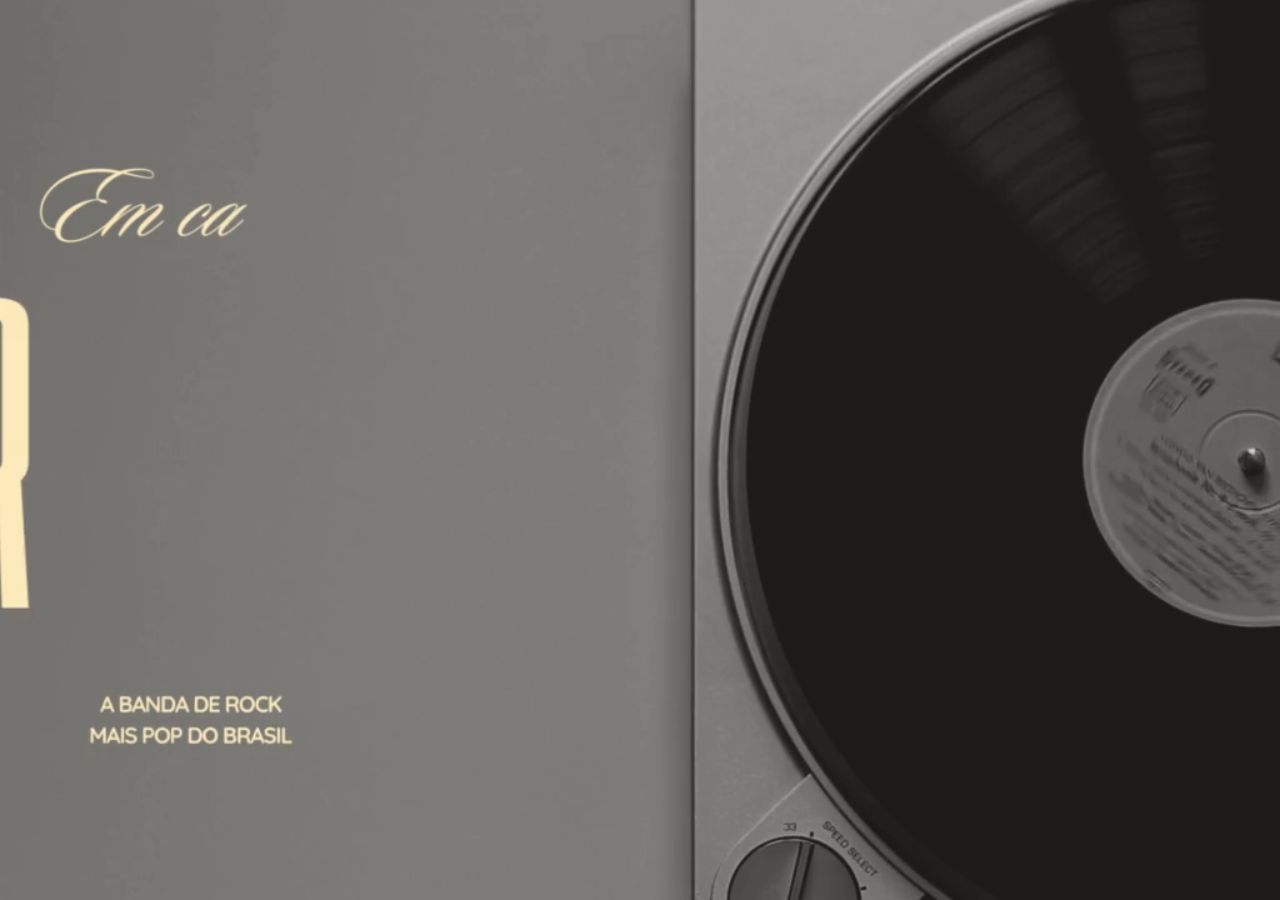
<file: index.html>
<!DOCTYPE html>
<html>
<head>
    <meta charset="UTF-8">
    <meta name="viewport" content="width=device-width, initial-scale=1.0">
    <title>Loran Regis</title>

<style>
* {
  box-sizing: border-box;
}

body {
  margin: 0;
  font-family: Arial;
  font-size: 17px;
}

#myVideo {
  position: fixed;
  right: 0;
  bottom: 0;
  min-width:100%; 
  min-height: 100%;
}

.content {
  position: fixed;
  bottom: 0;
  background: rgba(0, 0, 0, 0.5);
  color: #f1f1f1;
  width: 70%;
  padding: 20px;
}

#myBtn {
  width: 200px;
  font-size: 18px;
  padding: 10px;
  border: none;
  background: #000;
  color: #fff;
  cursor: pointer;
}

#myBtn:hover {
  background: #ddd;
  color: black;
}
</style>
</head>

  <body>

<video autoplay muted loop id="myVideo">
  <source src="emcart.mp4" type="video/mp4">
  Your browser does not support HTML5 video.
</video>
    
         
  
<script>
var video = document.getElementById("myVideo");
var btn = document.getElementById("myBtn");

function myFunction() {
  if (video.paused) {
    video.play();
    btn.innerHTML = "Pause";
  } else {
    video.pause();
    btn.innerHTML = "Play";
  }
}
</script>

</body>
</html>
</file>
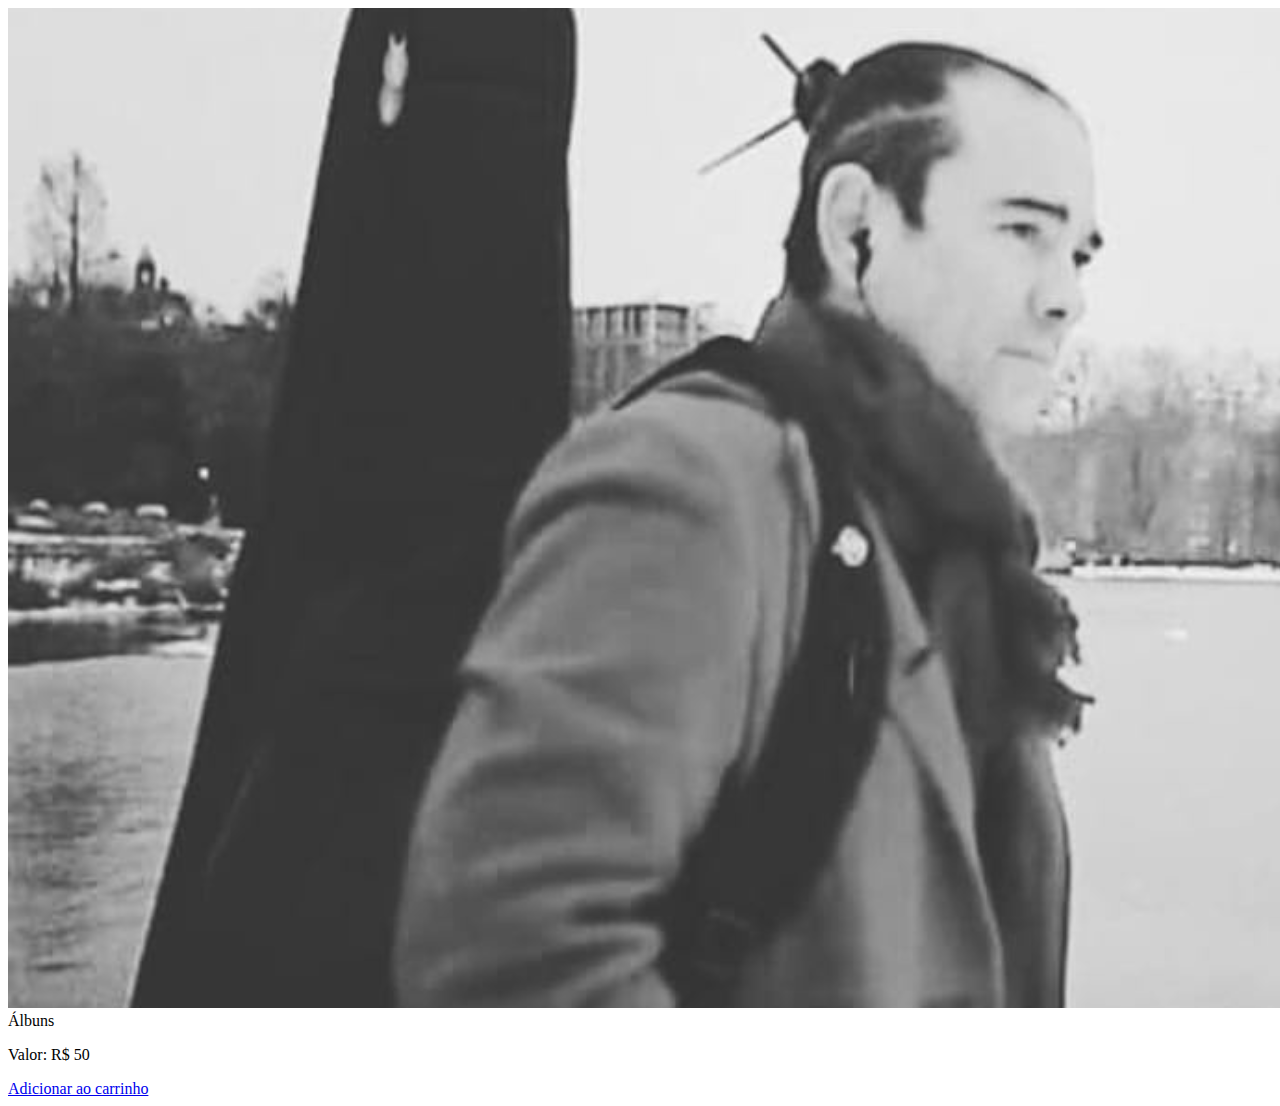
<file: cards.html>
<!DOCTYPE html>
<html lang="pt-br">
<head>
    <meta charset="UTF-8">
    <meta name="viewport" content="width=device-width, initial-scale=1.0">
<body>
  <div class="container">
       <div class="product">
           <div class="image">
               <img class="product-image" src="loran1.png" alt="">
           </div>
           <div class="color">
               <span class="orange active" data-image="loran1.png" data-color="#DE522F"></span>
               <span class="green" data-image="loran2.png" data-color="#9ABE62"></span>
               <span class="black" data-image="loran3.png" data-color="#222627"></span>
               <span class="red" data-image="loran4.png" data-color="#B41D26"></span>
           </div>
           <div class="title">
               Álbuns
           </div>   
           <div class="detail">
               <p>Valor: <span>R$ 50</span></p>
               <a href="#">Adicionar ao carrinho</a>
           </div>
       </div>
   </div>

   <script src="https://cdnjs.cloudflare.com/ajax/libs/jquery/3.6.0/jquery.min.js" integrity="sha512-894YE6QWD5I59HgZOGReFYm4dnWc1Qt5NtvYSaNcOP+u1T9qYdvdihz0PPSiiqn/+/3e7Jo4EaG7TubfWGUrMQ==" crossorigin="anonymous" referrerpolicy="no-referrer"></script>

   <script>
       $(".color span").click(function(){

        $(".color span").removeClass("active");
        $(this).addClass("active");
        $(".detail span").css("color",$(this).attr("data-color"));
        $(".detail a").css("background",$(this).attr("data-color"));
        $(".product-image").attr("src",$(this).attr("data-image"));
        $("body").css("background",$(this).attr("data-color"));
       });
   </script>

</body>
</html>
</file>
